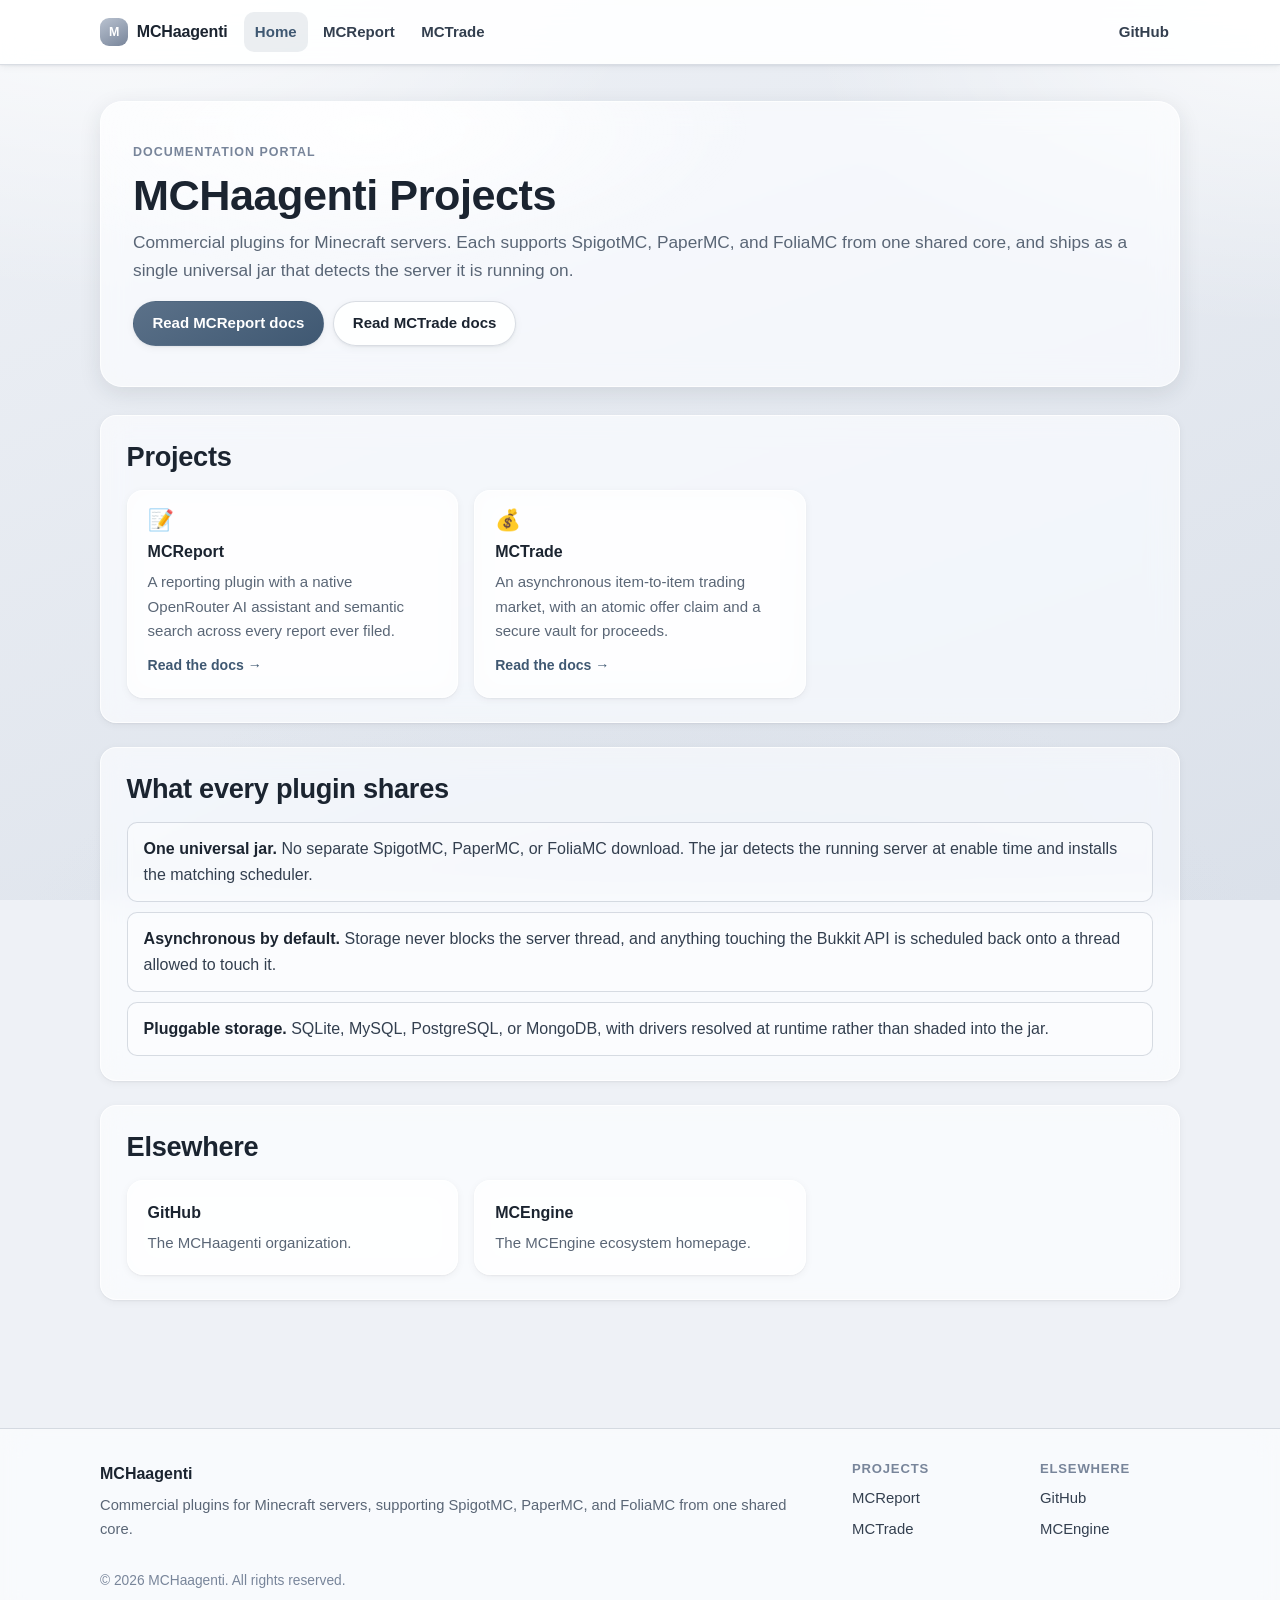
<file: docs/index.html>
<!DOCTYPE html>
<html lang="en">
<head>
    <meta charset="UTF-8">
    <meta name="viewport" content="width=device-width, initial-scale=1.0">
    <meta name="description" content="MCHaagenti — official documentation portal for commercial Minecraft server plugins.">
    <title>MCHaagenti — Documentation Portal</title>
    <link rel="stylesheet" href="css/main.css">
    <link rel="stylesheet" href="css/shared/layout.css">
    <link rel="stylesheet" href="css/shared/components.css">
    <script>window.SITE_ROOT = ""; window.PAGE_SECTION = "home";</script>
    <script src="js/site.js" defer></script>
</head>
<body>
    <a class="skip-link" href="#main">Skip to content</a>
    <div id="site-header"></div>

    <main id="main">
        <div class="container">
            <div class="hero">
                <span class="eyebrow">Documentation portal</span>
                <h1>MCHaagenti Projects</h1>
                <p class="lead">Commercial plugins for Minecraft servers. Each supports SpigotMC, PaperMC, and FoliaMC from one shared core, and ships as a single universal jar that detects the server it is running on.</p>
                <div class="btn-row">
                    <a class="btn btn--primary" href="mcreport/">Read MCReport docs</a>
                    <a class="btn" href="mctrade/">Read MCTrade docs</a>
                </div>
            </div>

            <div class="section">
                <h2>Projects</h2>
                <div class="card-grid">
                    <a class="card" href="mcreport/">
                        <div class="card__icon" aria-hidden="true">&#128221;</div>
                        <div class="card__title">MCReport</div>
                        <p class="card__desc">A reporting plugin with a native OpenRouter AI assistant and semantic search across every report ever filed.</p>
                        <span class="card__more">Read the docs &rarr;</span>
                    </a>
                    <a class="card" href="mctrade/">
                        <div class="card__icon" aria-hidden="true">&#128176;</div>
                        <div class="card__title">MCTrade</div>
                        <p class="card__desc">An asynchronous item-to-item trading market, with an atomic offer claim and a secure vault for proceeds.</p>
                        <span class="card__more">Read the docs &rarr;</span>
                    </a>
                </div>
            </div>

            <div class="section">
                <h2>What every plugin shares</h2>
                <ul class="feature-list">
                    <li><strong>One universal jar.</strong> No separate SpigotMC, PaperMC, or FoliaMC download. The jar detects the running server at enable time and installs the matching scheduler.</li>
                    <li><strong>Asynchronous by default.</strong> Storage never blocks the server thread, and anything touching the Bukkit API is scheduled back onto a thread allowed to touch it.</li>
                    <li><strong>Pluggable storage.</strong> SQLite, MySQL, PostgreSQL, or MongoDB, with drivers resolved at runtime rather than shaded into the jar.</li>
                </ul>
            </div>

            <div class="section">
                <h2>Elsewhere</h2>
                <div class="card-grid">
                    <a class="card" href="https://github.com/MCHaagenti" target="_blank" rel="noopener">
                        <div class="card__title">GitHub</div>
                        <p class="card__desc">The MCHaagenti organization.</p>
                    </a>
                    <a class="card" href="https://mcengine.github.io/" target="_blank" rel="noopener">
                        <div class="card__title">MCEngine</div>
                        <p class="card__desc">The MCEngine ecosystem homepage.</p>
                    </a>
                </div>
            </div>
        </div>
    </main>

    <div id="site-footer"></div>
</body>
</html>
</file>
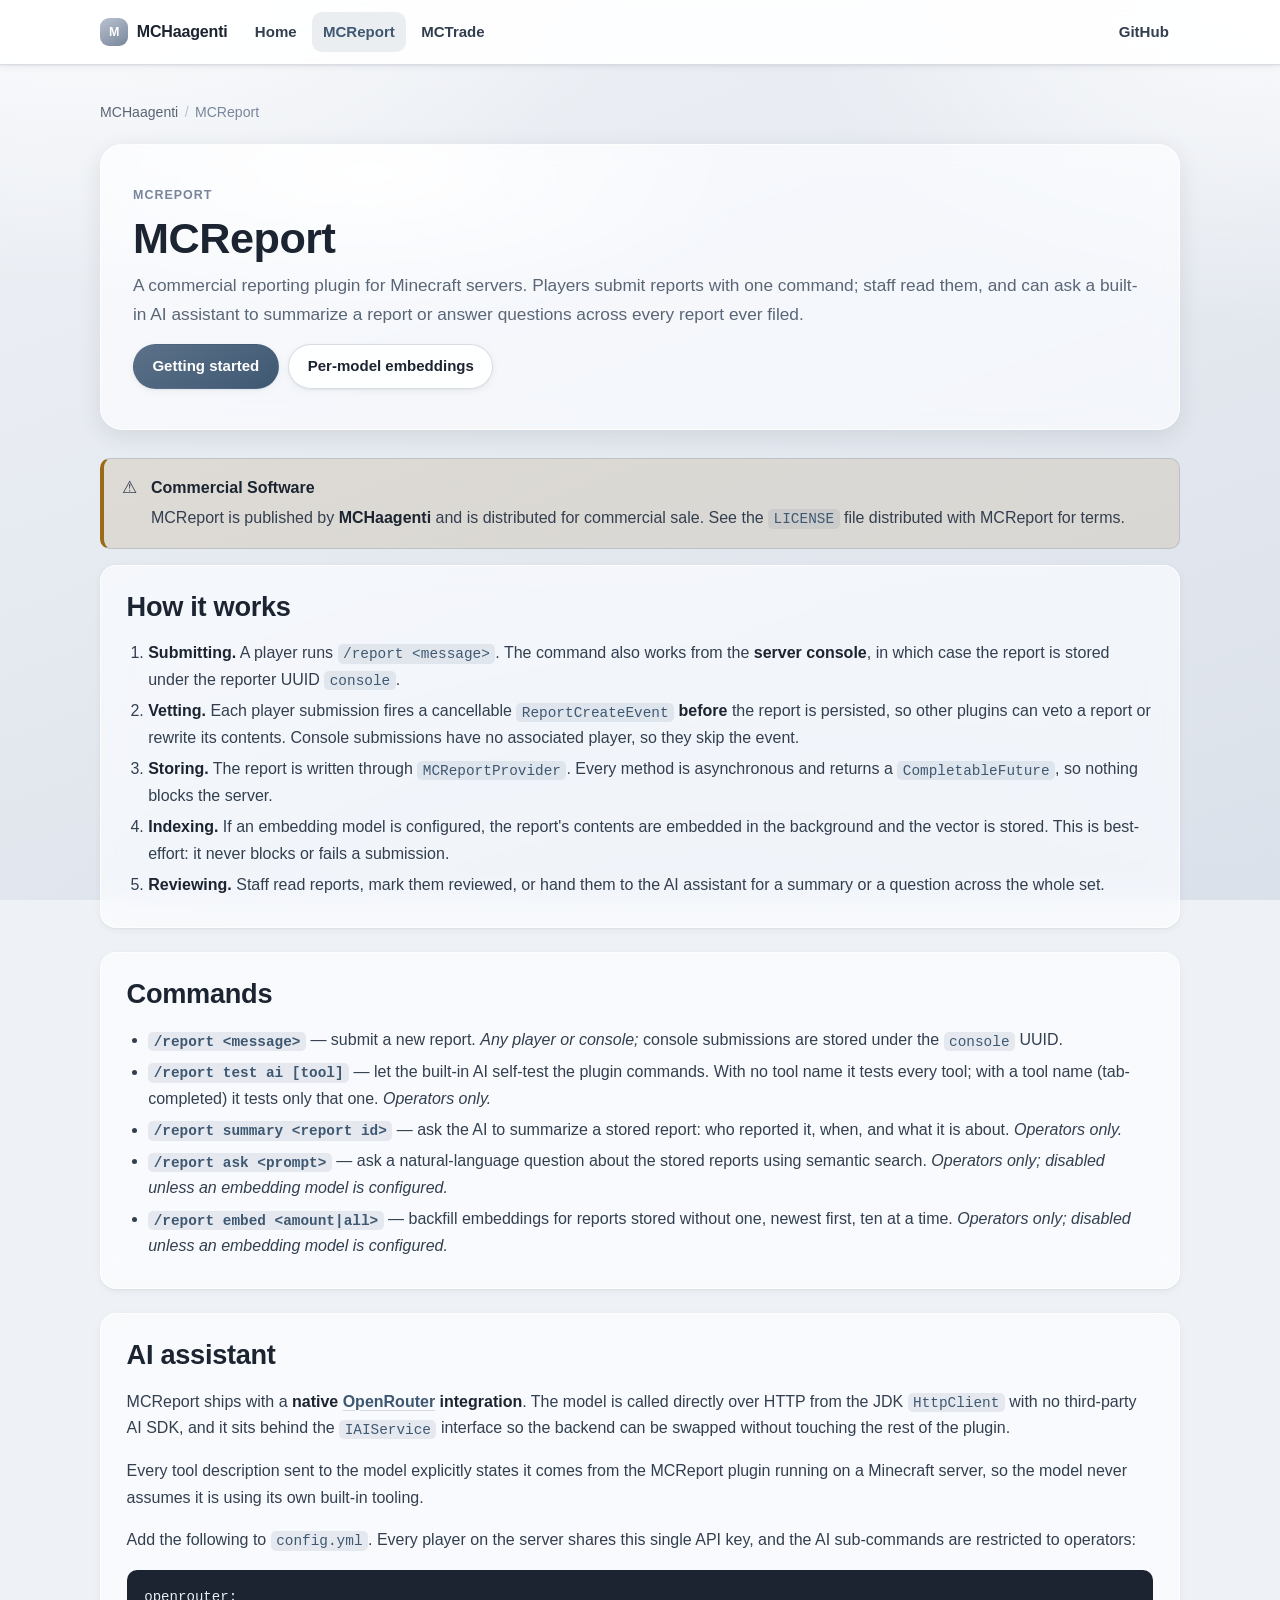
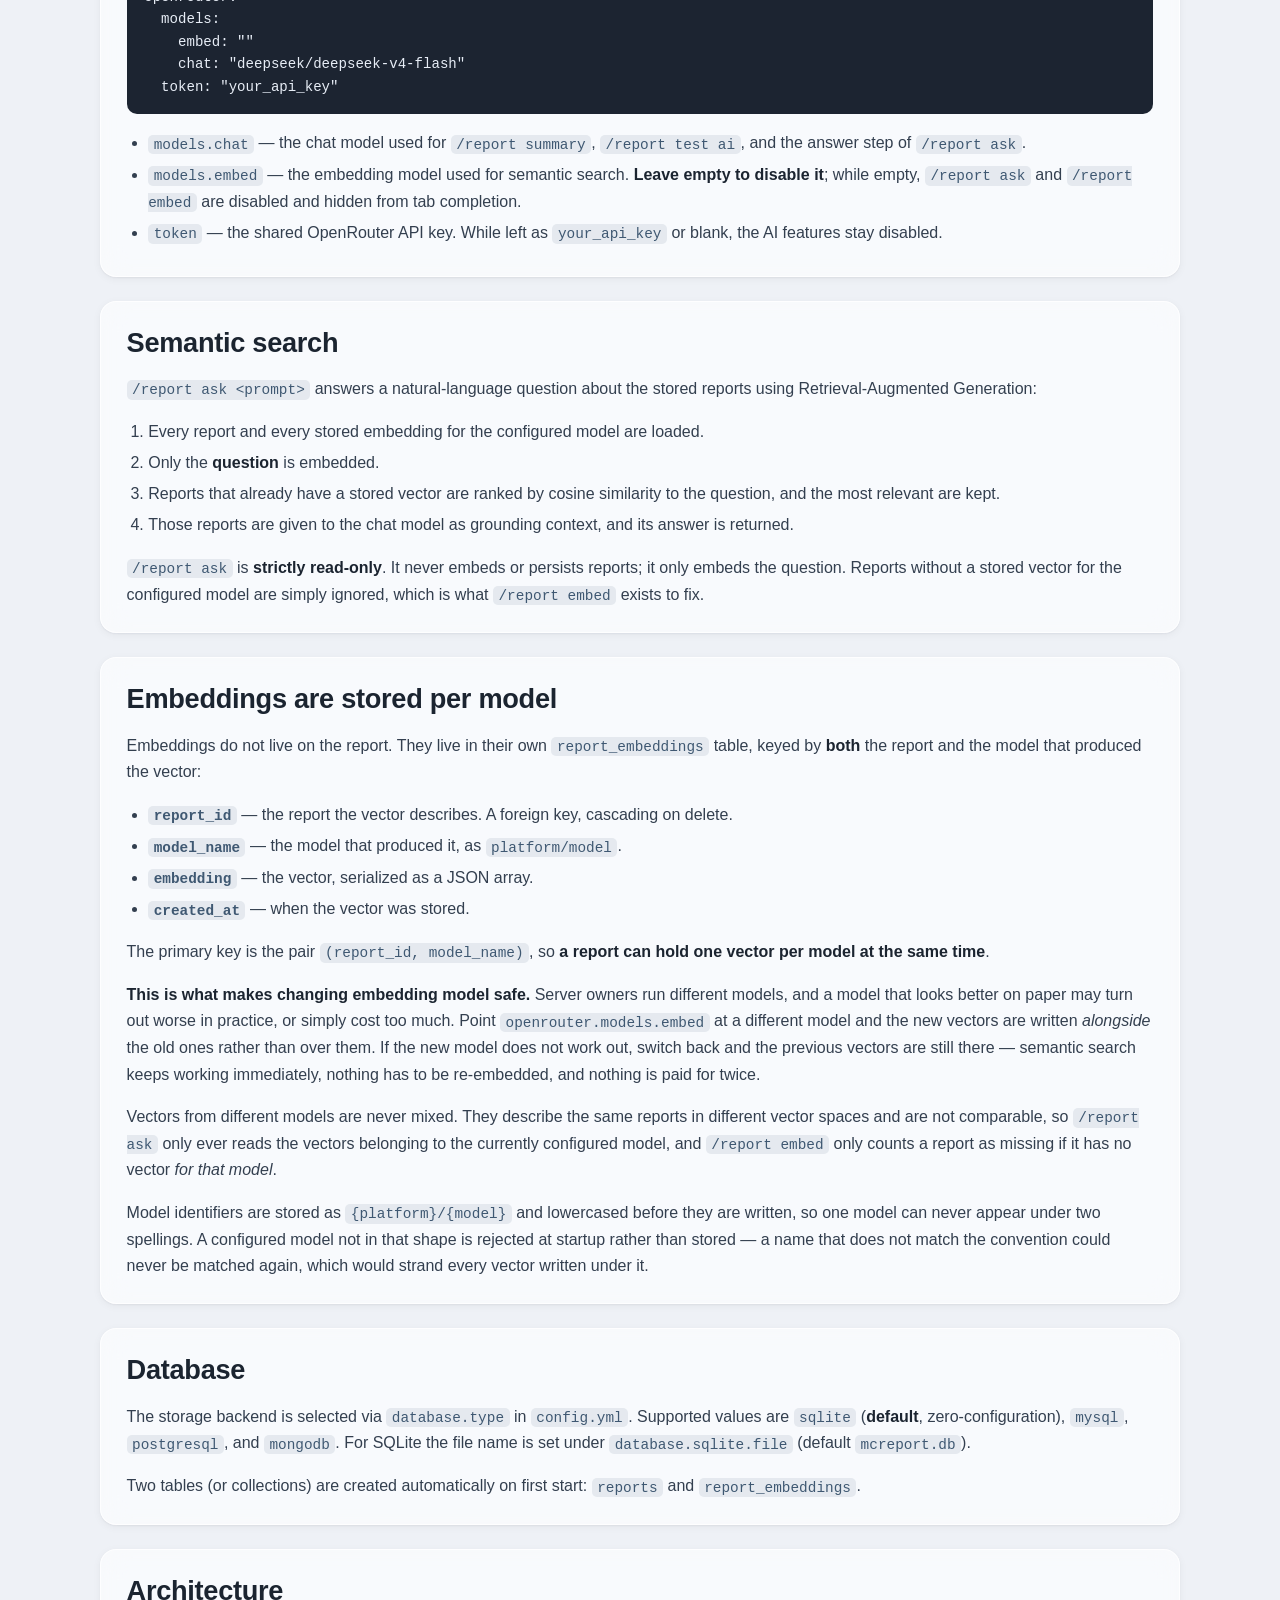
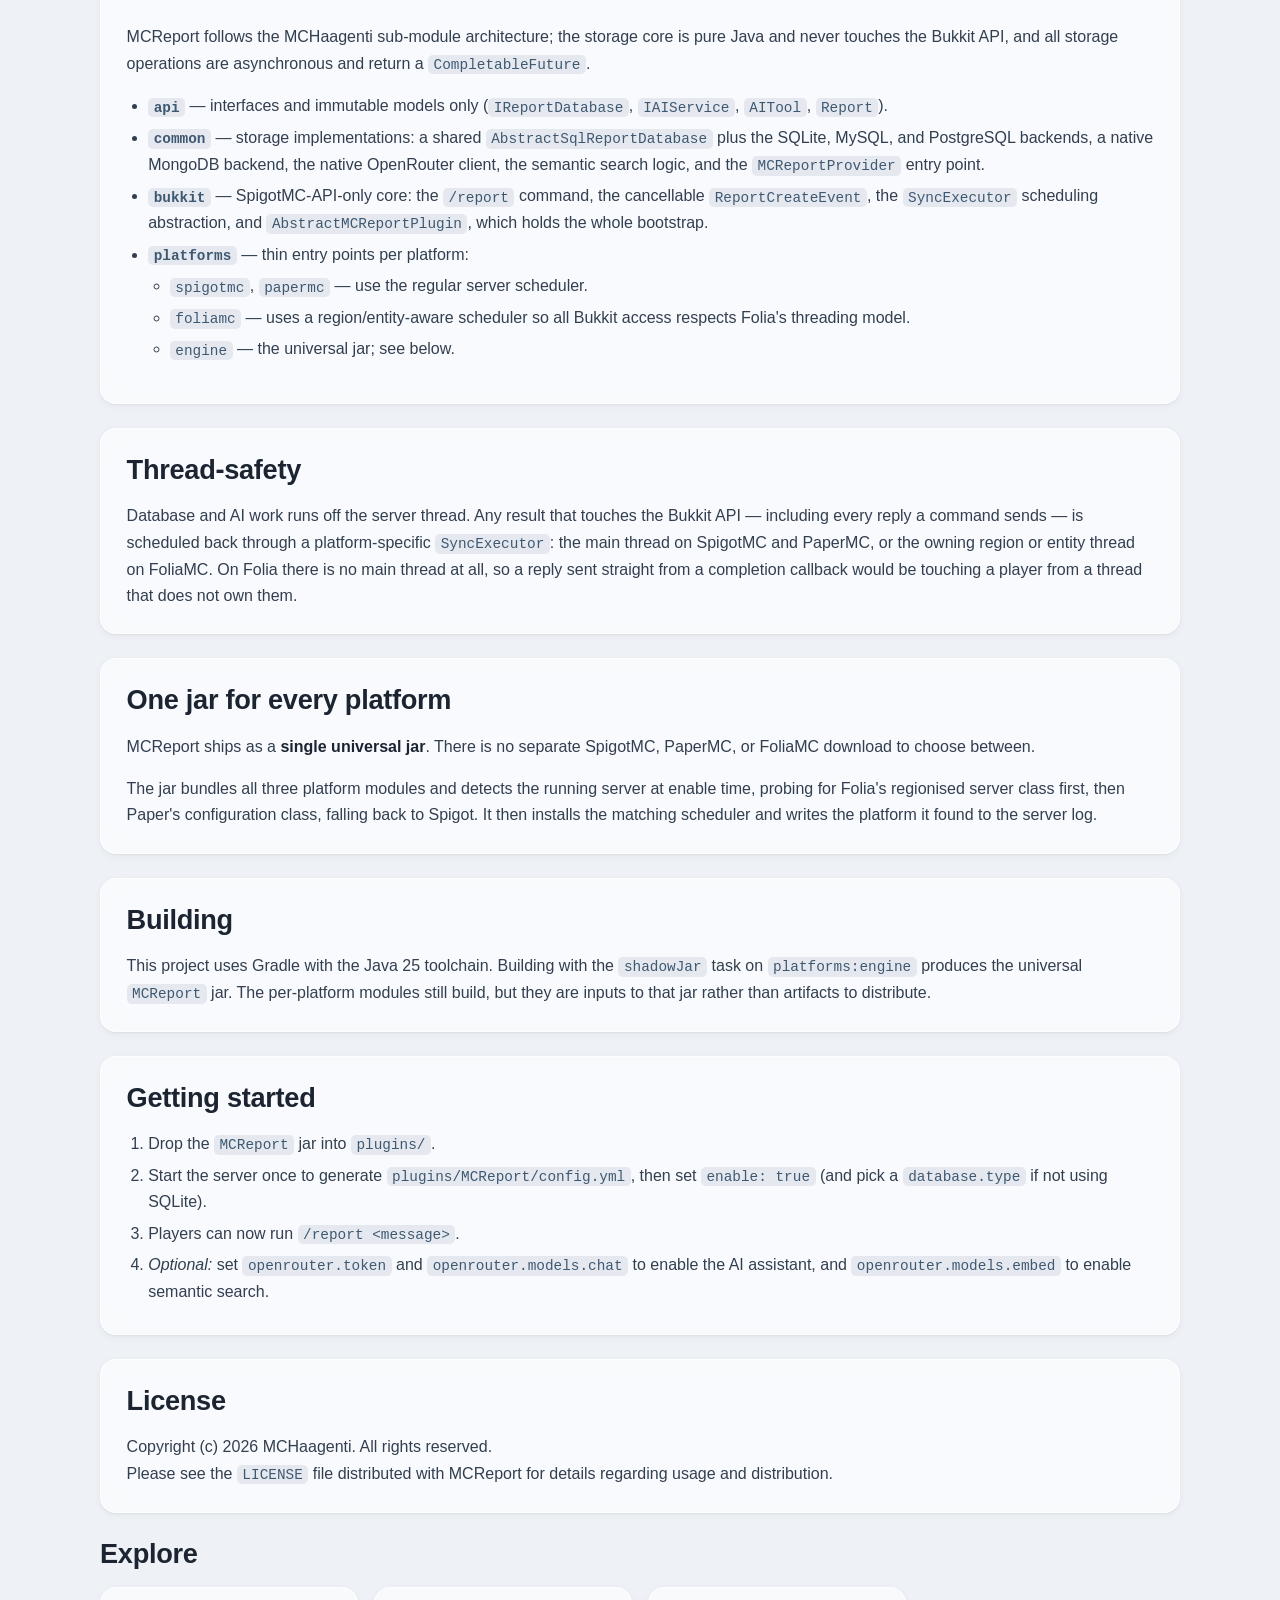
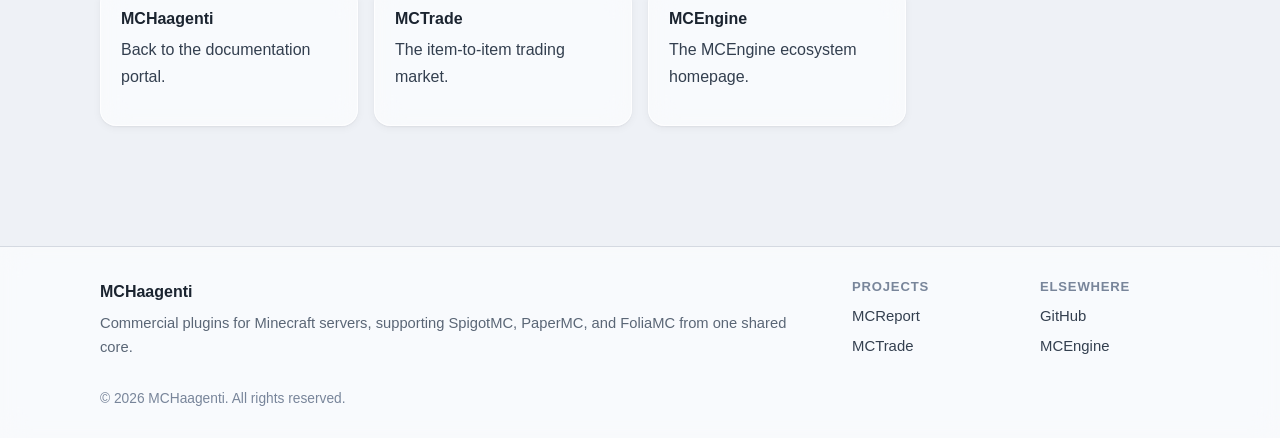
<file: docs/mcreport/index.html>
<!DOCTYPE html>
<html lang="en">
<head>
    <meta charset="UTF-8">
    <meta name="viewport" content="width=device-width, initial-scale=1.0">
    <meta name="description" content="MCReport — a reporting plugin for Minecraft servers with a native OpenRouter AI assistant and semantic search.">
    <title>MCReport — Minecraft Reporting Plugin</title>
    <link rel="stylesheet" href="../css/main.css">
    <link rel="stylesheet" href="../css/shared/layout.css">
    <link rel="stylesheet" href="../css/shared/components.css">
    <script>window.SITE_ROOT = "../"; window.PAGE_SECTION = "mcreport";</script>
    <script src="../js/site.js" defer></script>
</head>
<body>
    <a class="skip-link" href="#main">Skip to content</a>
    <div id="site-header"></div>

    <main id="main">
        <div class="container">
            <nav class="breadcrumbs" aria-label="Breadcrumb">
                <a href="../">MCHaagenti</a>
                <span class="sep" aria-hidden="true">/</span>
                <span>MCReport</span>
            </nav>
            <div class="hero">
                <span class="eyebrow">MCReport</span>
                <h1>MCReport</h1>
                <p class="lead">A commercial reporting plugin for Minecraft servers. Players submit reports with one command; staff read them, and can ask a built-in AI assistant to summarize a report or answer questions across every report ever filed.</p>
                <div class="btn-row">
                    <a class="btn btn--primary" href="#getting-started">Getting started</a>
                    <a class="btn" href="#embeddings">Per-model embeddings</a>
                </div>
            </div>

            <div class="callout callout--warn">
                <div class="callout__icon" aria-hidden="true">&#9888;</div>
                <div class="callout__body">
                    <div class="callout__title">Commercial Software</div>
                    <p>MCReport is published by <strong>MCHaagenti</strong> and is distributed for commercial sale. See the <code>LICENSE</code> file distributed with MCReport for terms.</p>
                </div>
            </div>

        <div id="how-it-works" class="section">
            <h2>How it works</h2>
            <ol>
                <li><strong>Submitting.</strong> A player runs <code>/report &lt;message&gt;</code>. The command also works from the <strong>server console</strong>, in which case the report is stored under the reporter UUID <code>console</code>.</li>
                <li><strong>Vetting.</strong> Each player submission fires a cancellable <code>ReportCreateEvent</code> <strong>before</strong> the report is persisted, so other plugins can veto a report or rewrite its contents. Console submissions have no associated player, so they skip the event.</li>
                <li><strong>Storing.</strong> The report is written through <code>MCReportProvider</code>. Every method is asynchronous and returns a <code>CompletableFuture</code>, so nothing blocks the server.</li>
                <li><strong>Indexing.</strong> If an embedding model is configured, the report's contents are embedded in the background and the vector is stored. This is best-effort: it never blocks or fails a submission.</li>
                <li><strong>Reviewing.</strong> Staff read reports, mark them reviewed, or hand them to the AI assistant for a summary or a question across the whole set.</li>
            </ol>
        </div>

        <div id="commands" class="section">
            <h2>Commands</h2>
            <ul>
                <li><strong><code>/report &lt;message&gt;</code></strong> — submit a new report. <em>Any player or console;</em> console submissions are stored under the <code>console</code> UUID.</li>
                <li><strong><code>/report test ai [tool]</code></strong> — let the built-in AI self-test the plugin commands. With no tool name it tests every tool; with a tool name (tab-completed) it tests only that one. <em>Operators only.</em></li>
                <li><strong><code>/report summary &lt;report id&gt;</code></strong> — ask the AI to summarize a stored report: who reported it, when, and what it is about. <em>Operators only.</em></li>
                <li><strong><code>/report ask &lt;prompt&gt;</code></strong> — ask a natural-language question about the stored reports using semantic search. <em>Operators only; disabled unless an embedding model is configured.</em></li>
                <li><strong><code>/report embed &lt;amount|all&gt;</code></strong> — backfill embeddings for reports stored without one, newest first, ten at a time. <em>Operators only; disabled unless an embedding model is configured.</em></li>
            </ul>
        </div>

        <div id="ai-assistant" class="section">
            <h2>AI assistant</h2>
            <p>MCReport ships with a <strong>native <a href="https://openrouter.ai" target="_blank" rel="noopener">OpenRouter</a> integration</strong>. The model is called directly over HTTP from the JDK <code>HttpClient</code> with no third-party AI SDK, and it sits behind the <code>IAIService</code> interface so the backend can be swapped without touching the rest of the plugin.</p>
            <p>Every tool description sent to the model explicitly states it comes from the MCReport plugin running on a Minecraft server, so the model never assumes it is using its own built-in tooling.</p>
            <p>Add the following to <code>config.yml</code>. Every player on the server shares this single API key, and the AI sub-commands are restricted to operators:</p>
            <pre><code>openrouter:
  models:
    embed: ""
    chat: "deepseek/deepseek-v4-flash"
  token: "your_api_key"</code></pre>
            <ul>
                <li><code>models.chat</code> — the chat model used for <code>/report summary</code>, <code>/report test ai</code>, and the answer step of <code>/report ask</code>.</li>
                <li><code>models.embed</code> — the embedding model used for semantic search. <strong>Leave empty to disable it</strong>; while empty, <code>/report ask</code> and <code>/report embed</code> are disabled and hidden from tab completion.</li>
                <li><code>token</code> — the shared OpenRouter API key. While left as <code>your_api_key</code> or blank, the AI features stay disabled.</li>
            </ul>
        </div>

        <div id="semantic-search" class="section">
            <h2>Semantic search</h2>
            <p><code>/report ask &lt;prompt&gt;</code> answers a natural-language question about the stored reports using Retrieval-Augmented Generation:</p>
            <ol>
                <li>Every report and every stored embedding for the configured model are loaded.</li>
                <li>Only the <strong>question</strong> is embedded.</li>
                <li>Reports that already have a stored vector are ranked by cosine similarity to the question, and the most relevant are kept.</li>
                <li>Those reports are given to the chat model as grounding context, and its answer is returned.</li>
            </ol>
            <p><code>/report ask</code> is <strong>strictly read-only</strong>. It never embeds or persists reports; it only embeds the question. Reports without a stored vector for the configured model are simply ignored, which is what <code>/report embed</code> exists to fix.</p>
        </div>

        <div id="embeddings" class="section">
            <h2>Embeddings are stored per model</h2>
            <p>Embeddings do not live on the report. They live in their own <code>report_embeddings</code> table, keyed by <strong>both</strong> the report and the model that produced the vector:</p>
            <ul>
                <li><strong><code>report_id</code></strong> — the report the vector describes. A foreign key, cascading on delete.</li>
                <li><strong><code>model_name</code></strong> — the model that produced it, as <code>platform/model</code>.</li>
                <li><strong><code>embedding</code></strong> — the vector, serialized as a JSON array.</li>
                <li><strong><code>created_at</code></strong> — when the vector was stored.</li>
            </ul>
            <p>The primary key is the pair <code>(report_id, model_name)</code>, so <strong>a report can hold one vector per model at the same time</strong>.</p>
            <p><strong>This is what makes changing embedding model safe.</strong> Server owners run different models, and a model that looks better on paper may turn out worse in practice, or simply cost too much. Point <code>openrouter.models.embed</code> at a different model and the new vectors are written <em>alongside</em> the old ones rather than over them. If the new model does not work out, switch back and the previous vectors are still there — semantic search keeps working immediately, nothing has to be re-embedded, and nothing is paid for twice.</p>
            <p>Vectors from different models are never mixed. They describe the same reports in different vector spaces and are not comparable, so <code>/report ask</code> only ever reads the vectors belonging to the currently configured model, and <code>/report embed</code> only counts a report as missing if it has no vector <em>for that model</em>.</p>
            <p>Model identifiers are stored as <code>{platform}/{model}</code> and lowercased before they are written, so one model can never appear under two spellings. A configured model not in that shape is rejected at startup rather than stored — a name that does not match the convention could never be matched again, which would strand every vector written under it.</p>
        </div>

        <div id="database" class="section">
            <h2>Database</h2>
            <p>The storage backend is selected via <code>database.type</code> in <code>config.yml</code>. Supported values are <code>sqlite</code> (<strong>default</strong>, zero-configuration), <code>mysql</code>, <code>postgresql</code>, and <code>mongodb</code>. For SQLite the file name is set under <code>database.sqlite.file</code> (default <code>mcreport.db</code>).</p>
            <p>Two tables (or collections) are created automatically on first start: <code>reports</code> and <code>report_embeddings</code>.</p>
        </div>

        <div id="architecture" class="section">
            <h2>Architecture</h2>
            <p>MCReport follows the MCHaagenti sub-module architecture; the storage core is pure Java and never touches the Bukkit API, and all storage operations are asynchronous and return a <code>CompletableFuture</code>.</p>
            <ul>
                <li><strong><code>api</code></strong> — interfaces and immutable models only (<code>IReportDatabase</code>, <code>IAIService</code>, <code>AITool</code>, <code>Report</code>).</li>
                <li><strong><code>common</code></strong> — storage implementations: a shared <code>AbstractSqlReportDatabase</code> plus the SQLite, MySQL, and PostgreSQL backends, a native MongoDB backend, the native OpenRouter client, the semantic search logic, and the <code>MCReportProvider</code> entry point.</li>
                <li><strong><code>bukkit</code></strong> — SpigotMC-API-only core: the <code>/report</code> command, the cancellable <code>ReportCreateEvent</code>, the <code>SyncExecutor</code> scheduling abstraction, and <code>AbstractMCReportPlugin</code>, which holds the whole bootstrap.</li>
                <li><strong><code>platforms</code></strong> — thin entry points per platform:
                    <ul>
                        <li><code>spigotmc</code>, <code>papermc</code> — use the regular server scheduler.</li>
                        <li><code>foliamc</code> — uses a region/entity-aware scheduler so all Bukkit access respects Folia's threading model.</li>
                        <li><code>engine</code> — the universal jar; see below.</li>
                    </ul>
                </li>
            </ul>
        </div>

        <div id="thread-safety" class="section">
            <h2>Thread-safety</h2>
            <p>Database and AI work runs off the server thread. Any result that touches the Bukkit API — including every reply a command sends — is scheduled back through a platform-specific <code>SyncExecutor</code>: the main thread on SpigotMC and PaperMC, or the owning region or entity thread on FoliaMC. On Folia there is no main thread at all, so a reply sent straight from a completion callback would be touching a player from a thread that does not own them.</p>
        </div>

        <div id="one-jar" class="section">
            <h2>One jar for every platform</h2>
            <p>MCReport ships as a <strong>single universal jar</strong>. There is no separate SpigotMC, PaperMC, or FoliaMC download to choose between.</p>
            <p>The jar bundles all three platform modules and detects the running server at enable time, probing for Folia's regionised server class first, then Paper's configuration class, falling back to Spigot. It then installs the matching scheduler and writes the platform it found to the server log.</p>
        </div>

        <div id="building" class="section">
            <h2>Building</h2>
            <p>This project uses Gradle with the Java 25 toolchain. Building with the <code>shadowJar</code> task on <code>platforms:engine</code> produces the universal <code>MCReport</code> jar. The per-platform modules still build, but they are inputs to that jar rather than artifacts to distribute.</p>
        </div>

        <div id="getting-started" class="section">
            <h2>Getting started</h2>
            <ol>
                <li>Drop the <code>MCReport</code> jar into <code>plugins/</code>.</li>
                <li>Start the server once to generate <code>plugins/MCReport/config.yml</code>, then set <code>enable: true</code> (and pick a <code>database.type</code> if not using SQLite).</li>
                <li>Players can now run <code>/report &lt;message&gt;</code>.</li>
                <li><em>Optional:</em> set <code>openrouter.token</code> and <code>openrouter.models.chat</code> to enable the AI assistant, and <code>openrouter.models.embed</code> to enable semantic search.</li>
            </ol>
        </div>

        <div id="license" class="section">
            <h2>License</h2>
            <p>Copyright (c) 2026 MCHaagenti. All rights reserved.<br>
            Please see the <code>LICENSE</code> file distributed with MCReport for details regarding usage and distribution.</p>
        </div>

        <h2>Explore</h2>
        <div class="card-grid">
            <a class="card" href="../">
                <div class="card__title">MCHaagenti</div>
                <p>Back to the documentation portal.</p>
            </a>
            <a class="card" href="../mctrade/">
                <div class="card__title">MCTrade</div>
                <p>The item-to-item trading market.</p>
            </a>
            <a class="card" href="https://mcengine.github.io/">
                <div class="card__title">MCEngine</div>
                <p>The MCEngine ecosystem homepage.</p>
            </a>
        </div>
        </div>
    </main>

    <div id="site-footer"></div>
</body>
</html>
</file>
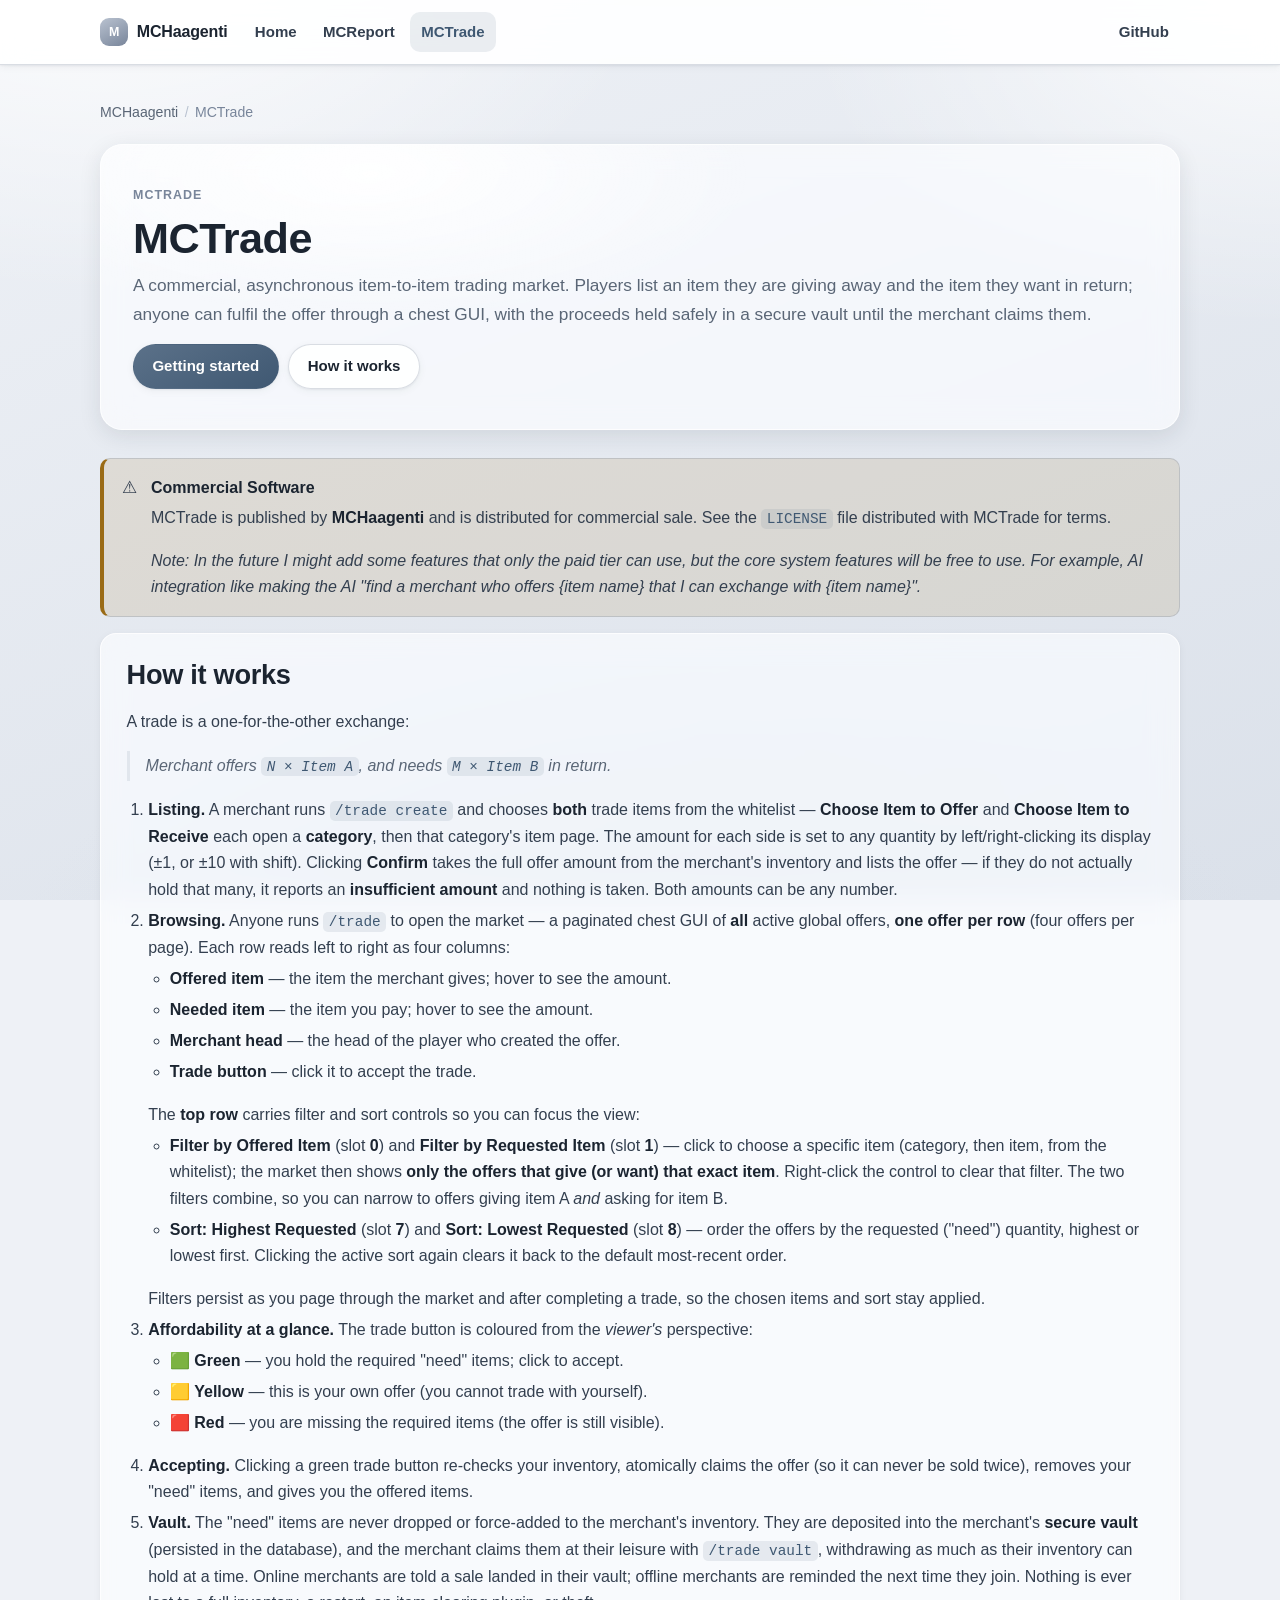
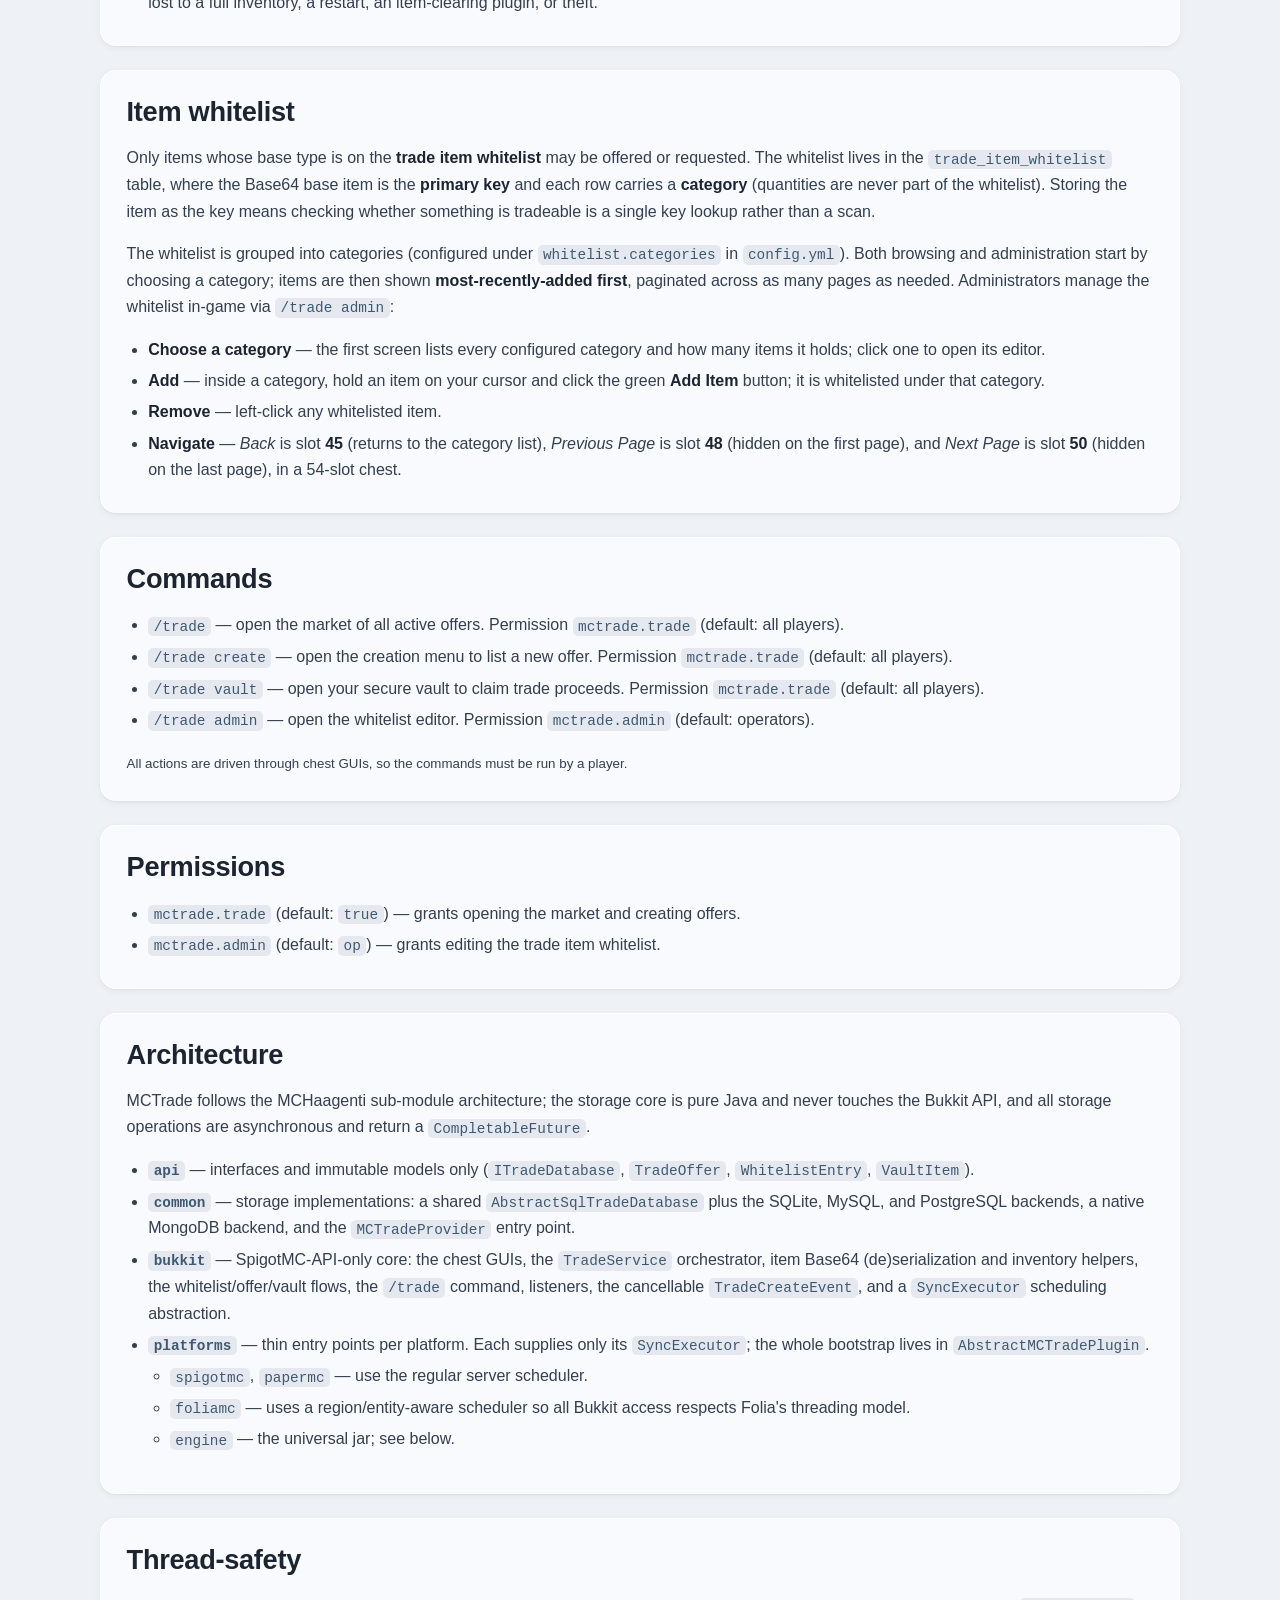
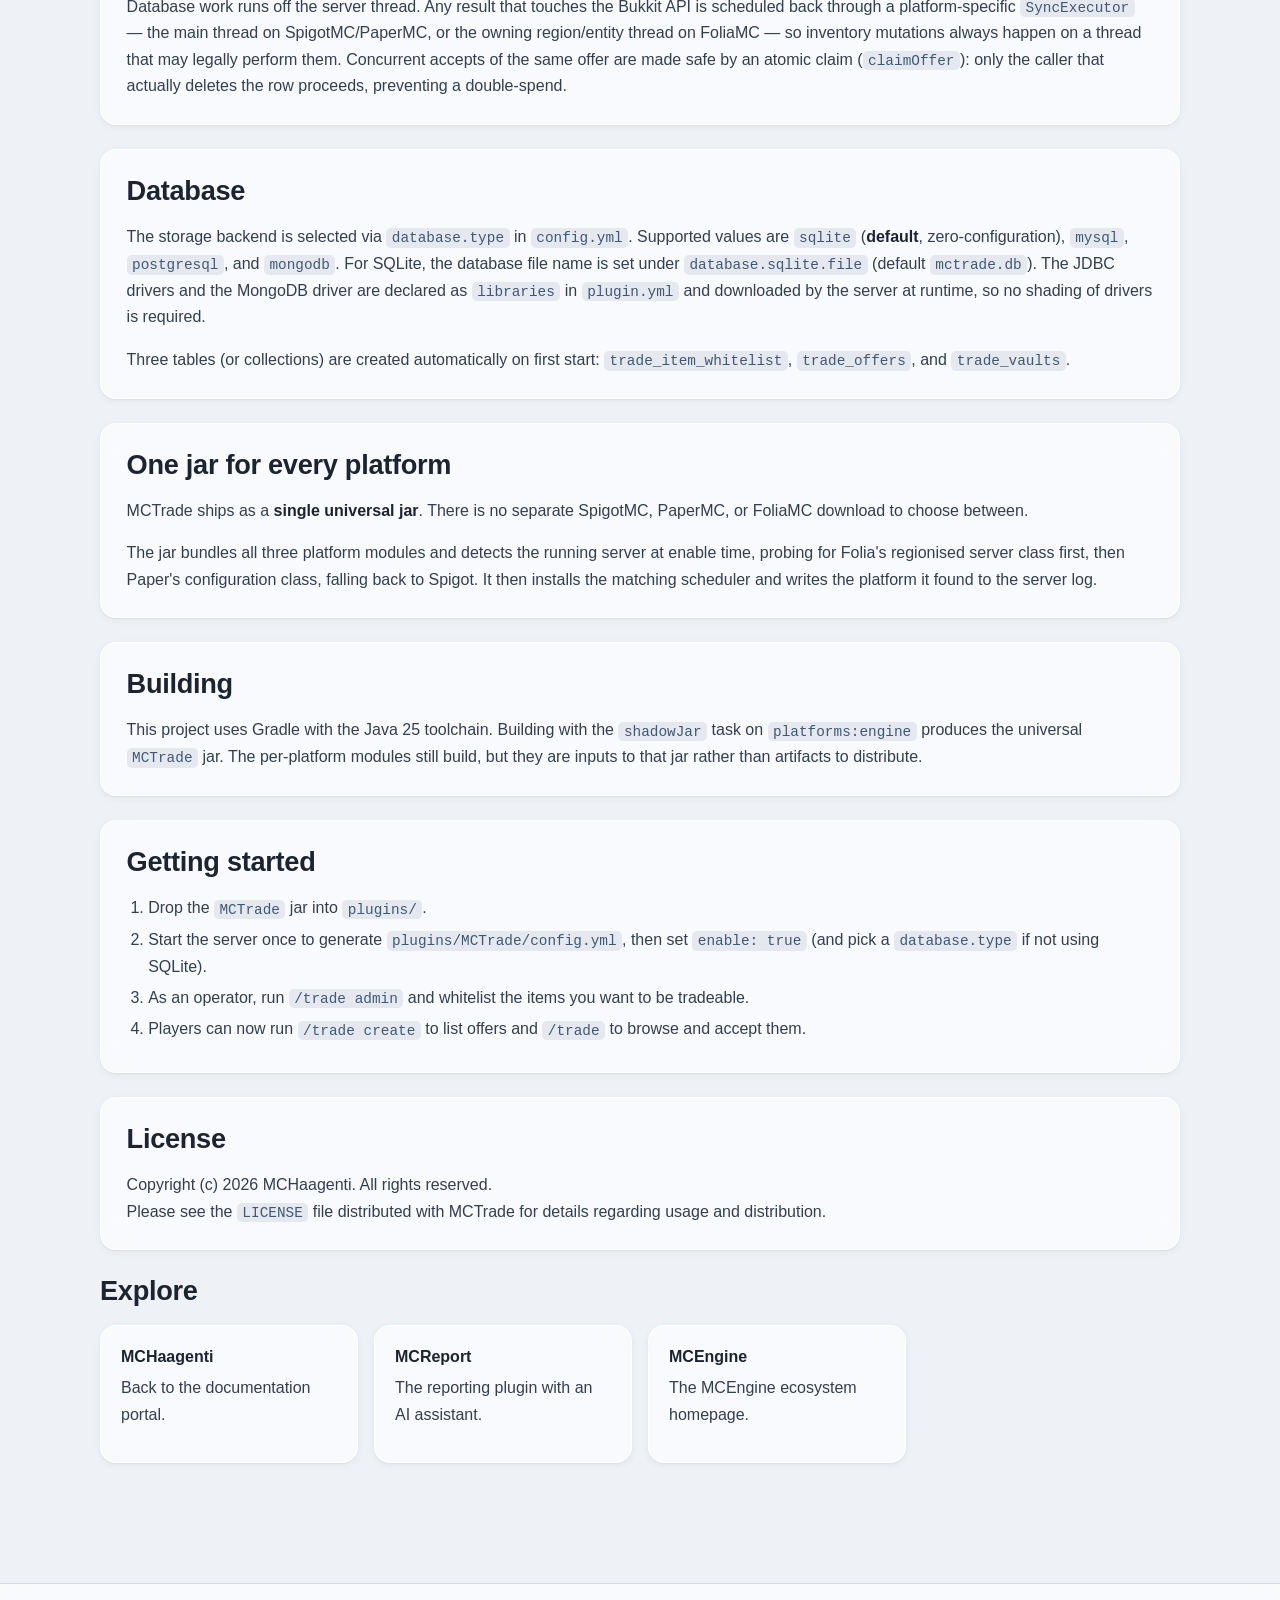
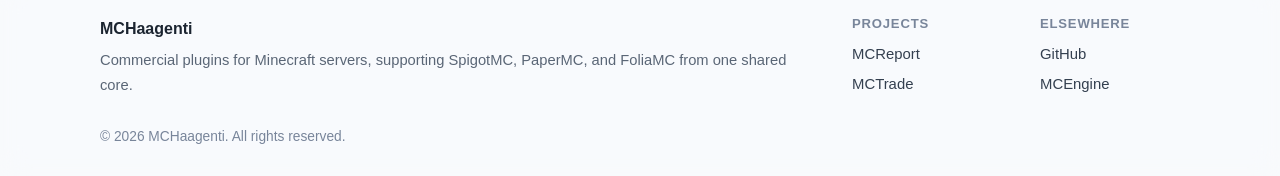
<file: docs/mctrade/index.html>
<!DOCTYPE html>
<html lang="en">
<head>
    <meta charset="UTF-8">
    <meta name="viewport" content="width=device-width, initial-scale=1.0">
    <meta name="description" content="MCTrade — an asynchronous item-to-item trading market for Minecraft servers.">
    <title>MCTrade — Item-to-Item Trading Market</title>
    <link rel="stylesheet" href="../css/main.css">
    <link rel="stylesheet" href="../css/shared/layout.css">
    <link rel="stylesheet" href="../css/shared/components.css">
    <script>window.SITE_ROOT = "../"; window.PAGE_SECTION = "mctrade";</script>
    <script src="../js/site.js" defer></script>
</head>
<body>
    <a class="skip-link" href="#main">Skip to content</a>
    <div id="site-header"></div>

    <main id="main">
        <div class="container">
            <nav class="breadcrumbs" aria-label="Breadcrumb">
                <a href="../">MCHaagenti</a>
                <span class="sep" aria-hidden="true">/</span>
                <span>MCTrade</span>
            </nav>
            <div class="hero">
                <span class="eyebrow">MCTrade</span>
                <h1>MCTrade</h1>
                <p class="lead">A commercial, asynchronous item-to-item trading market. Players list an item they are giving away and the item they want in return; anyone can fulfil the offer through a chest GUI, with the proceeds held safely in a secure vault until the merchant claims them.</p>
                <div class="btn-row">
                    <a class="btn btn--primary" href="#getting-started">Getting started</a>
                    <a class="btn" href="#how-it-works">How it works</a>
                </div>
            </div>

            <div class="callout callout--warn">
                <div class="callout__icon" aria-hidden="true">&#9888;</div>
                <div class="callout__body">
                    <div class="callout__title">Commercial Software</div>
                    <p>MCTrade is published by <strong>MCHaagenti</strong> and is distributed for commercial sale. See the <code>LICENSE</code> file distributed with MCTrade for terms.</p>
                    <p><em>Note: In the future I might add some features that only the paid tier can use, but the core system features will be free to use. For example, AI integration like making the AI "find a merchant who offers {item name} that I can exchange with {item name}".</em></p>
                </div>
            </div>

        <div id="how-it-works" class="section">
            <h2>How it works</h2>
            <p>A trade is a one-for-the-other exchange:</p>
            <blockquote>
                <em>Merchant offers <code>N × Item A</code>, and needs <code>M × Item B</code> in return.</em>
            </blockquote>
            <ol>
                <li><strong>Listing.</strong> A merchant runs <code>/trade create</code> and chooses <strong>both</strong> trade items from the whitelist — <strong>Choose Item to Offer</strong> and <strong>Choose Item to Receive</strong> each open a <strong>category</strong>, then that category's item page. The amount for each side is set to any quantity by left/right-clicking its display (±1, or ±10 with shift). Clicking <strong>Confirm</strong> takes the full offer amount from the merchant's inventory and lists the offer — if they do not actually hold that many, it reports an <strong>insufficient amount</strong> and nothing is taken. Both amounts can be any number.</li>
                <li><strong>Browsing.</strong> Anyone runs <code>/trade</code> to open the market — a paginated chest GUI of <strong>all</strong> active global offers, <strong>one offer per row</strong> (four offers per page). Each row reads left to right as four columns:
                    <ul>
                        <li><strong>Offered item</strong> — the item the merchant gives; hover to see the amount.</li>
                        <li><strong>Needed item</strong> — the item you pay; hover to see the amount.</li>
                        <li><strong>Merchant head</strong> — the head of the player who created the offer.</li>
                        <li><strong>Trade button</strong> — click it to accept the trade.</li>
                    </ul>
                    The <strong>top row</strong> carries filter and sort controls so you can focus the view:
                    <ul>
                        <li><strong>Filter by Offered Item</strong> (slot <strong>0</strong>) and <strong>Filter by Requested Item</strong> (slot <strong>1</strong>) — click to choose a specific item (category, then item, from the whitelist); the market then shows <strong>only the offers that give (or want) that exact item</strong>. Right-click the control to clear that filter. The two filters combine, so you can narrow to offers giving item A <em>and</em> asking for item B.</li>
                        <li><strong>Sort: Highest Requested</strong> (slot <strong>7</strong>) and <strong>Sort: Lowest Requested</strong> (slot <strong>8</strong>) — order the offers by the requested ("need") quantity, highest or lowest first. Clicking the active sort again clears it back to the default most-recent order.</li>
                    </ul>
                    Filters persist as you page through the market and after completing a trade, so the chosen items and sort stay applied.
                </li>
                <li><strong>Affordability at a glance.</strong> The trade button is coloured from the <em>viewer's</em> perspective:
                    <ul>
                        <li>🟩 <strong>Green</strong> — you hold the required "need" items; click to accept.</li>
                        <li>🟨 <strong>Yellow</strong> — this is your own offer (you cannot trade with yourself).</li>
                        <li>🟥 <strong>Red</strong> — you are missing the required items (the offer is still visible).</li>
                    </ul>
                </li>
                <li><strong>Accepting.</strong> Clicking a green trade button re-checks your inventory, atomically claims the offer (so it can never be sold twice), removes your "need" items, and gives you the offered items.</li>
                <li><strong>Vault.</strong> The "need" items are never dropped or force-added to the merchant's inventory. They are deposited into the merchant's <strong>secure vault</strong> (persisted in the database), and the merchant claims them at their leisure with <code>/trade vault</code>, withdrawing as much as their inventory can hold at a time. Online merchants are told a sale landed in their vault; offline merchants are reminded the next time they join. Nothing is ever lost to a full inventory, a restart, an item-clearing plugin, or theft.</li>
            </ol>
        </div>

        <div id="item-whitelist" class="section">
            <h2>Item whitelist</h2>
            <p>Only items whose base type is on the <strong>trade item whitelist</strong> may be offered or requested. The whitelist lives in the <code>trade_item_whitelist</code> table, where the Base64 base item is the <strong>primary key</strong> and each row carries a <strong>category</strong> (quantities are never part of the whitelist). Storing the item as the key means checking whether something is tradeable is a single key lookup rather than a scan.</p>
            <p>The whitelist is grouped into categories (configured under <code>whitelist.categories</code> in <code>config.yml</code>). Both browsing and administration start by choosing a category; items are then shown <strong>most-recently-added first</strong>, paginated across as many pages as needed. Administrators manage the whitelist in-game via <code>/trade admin</code>:</p>
            <ul>
                <li><strong>Choose a category</strong> — the first screen lists every configured category and how many items it holds; click one to open its editor.</li>
                <li><strong>Add</strong> — inside a category, hold an item on your cursor and click the green <strong>Add Item</strong> button; it is whitelisted under that category.</li>
                <li><strong>Remove</strong> — left-click any whitelisted item.</li>
                <li><strong>Navigate</strong> — <em>Back</em> is slot <strong>45</strong> (returns to the category list), <em>Previous Page</em> is slot <strong>48</strong> (hidden on the first page), and <em>Next Page</em> is slot <strong>50</strong> (hidden on the last page), in a 54-slot chest.</li>
            </ul>
        </div>

        <div id="commands" class="section">
            <h2>Commands</h2>
            <ul>
                <li><code>/trade</code> — open the market of all active offers. Permission <code>mctrade.trade</code> (default: all players).</li>
                <li><code>/trade create</code> — open the creation menu to list a new offer. Permission <code>mctrade.trade</code> (default: all players).</li>
                <li><code>/trade vault</code> — open your secure vault to claim trade proceeds. Permission <code>mctrade.trade</code> (default: all players).</li>
                <li><code>/trade admin</code> — open the whitelist editor. Permission <code>mctrade.admin</code> (default: operators).</li>
            </ul>
            <p><small>All actions are driven through chest GUIs, so the commands must be run by a player.</small></p>
        </div>

        <div id="permissions" class="section">
            <h2>Permissions</h2>
            <ul>
                <li><code>mctrade.trade</code> (default: <code>true</code>) — grants opening the market and creating offers.</li>
                <li><code>mctrade.admin</code> (default: <code>op</code>) — grants editing the trade item whitelist.</li>
            </ul>
        </div>

        <div id="architecture" class="section">
            <h2>Architecture</h2>
            <p>MCTrade follows the MCHaagenti sub-module architecture; the storage core is pure Java and never touches the Bukkit API, and all storage operations are asynchronous and return a <code>CompletableFuture</code>.</p>
            <ul>
                <li><strong><code>api</code></strong> — interfaces and immutable models only (<code>ITradeDatabase</code>, <code>TradeOffer</code>, <code>WhitelistEntry</code>, <code>VaultItem</code>).</li>
                <li><strong><code>common</code></strong> — storage implementations: a shared <code>AbstractSqlTradeDatabase</code> plus the SQLite, MySQL, and PostgreSQL backends, a native MongoDB backend, and the <code>MCTradeProvider</code> entry point.</li>
                <li><strong><code>bukkit</code></strong> — SpigotMC-API-only core: the chest GUIs, the <code>TradeService</code> orchestrator, item Base64 (de)serialization and inventory helpers, the whitelist/offer/vault flows, the <code>/trade</code> command, listeners, the cancellable <code>TradeCreateEvent</code>, and a <code>SyncExecutor</code> scheduling abstraction.</li>
                <li><strong><code>platforms</code></strong> — thin entry points per platform. Each supplies only its <code>SyncExecutor</code>; the whole bootstrap lives in <code>AbstractMCTradePlugin</code>.
                    <ul>
                        <li><code>spigotmc</code>, <code>papermc</code> — use the regular server scheduler.</li>
                        <li><code>foliamc</code> — uses a region/entity-aware scheduler so all Bukkit access respects Folia's threading model.</li>
                        <li><code>engine</code> — the universal jar; see below.</li>
                    </ul>
                </li>
            </ul>
        </div>

        <div id="thread-safety" class="section">
            <h2>Thread-safety</h2>
            <p>Database work runs off the server thread. Any result that touches the Bukkit API is scheduled back through a platform-specific <code>SyncExecutor</code> — the main thread on SpigotMC/PaperMC, or the owning region/entity thread on FoliaMC — so inventory mutations always happen on a thread that may legally perform them. Concurrent accepts of the same offer are made safe by an atomic claim (<code>claimOffer</code>): only the caller that actually deletes the row proceeds, preventing a double-spend.</p>
        </div>

        <div id="database" class="section">
            <h2>Database</h2>
            <p>The storage backend is selected via <code>database.type</code> in <code>config.yml</code>. Supported values are <code>sqlite</code> (<strong>default</strong>, zero-configuration), <code>mysql</code>, <code>postgresql</code>, and <code>mongodb</code>. For SQLite, the database file name is set under <code>database.sqlite.file</code> (default <code>mctrade.db</code>). The JDBC drivers and the MongoDB driver are declared as <code>libraries</code> in <code>plugin.yml</code> and downloaded by the server at runtime, so no shading of drivers is required.</p>
            <p>Three tables (or collections) are created automatically on first start: <code>trade_item_whitelist</code>, <code>trade_offers</code>, and <code>trade_vaults</code>.</p>
        </div>

        <div id="one-jar" class="section">
            <h2>One jar for every platform</h2>
            <p>MCTrade ships as a <strong>single universal jar</strong>. There is no separate SpigotMC, PaperMC, or FoliaMC download to choose between.</p>
            <p>The jar bundles all three platform modules and detects the running server at enable time, probing for Folia's regionised server class first, then Paper's configuration class, falling back to Spigot. It then installs the matching scheduler and writes the platform it found to the server log.</p>
        </div>

        <div id="building" class="section">
            <h2>Building</h2>
            <p>This project uses Gradle with the Java 25 toolchain. Building with the <code>shadowJar</code> task on <code>platforms:engine</code> produces the universal <code>MCTrade</code> jar. The per-platform modules still build, but they are inputs to that jar rather than artifacts to distribute.</p>
        </div>

        <div id="getting-started" class="section">
            <h2>Getting started</h2>
            <ol>
                <li>Drop the <code>MCTrade</code> jar into <code>plugins/</code>.</li>
                <li>Start the server once to generate <code>plugins/MCTrade/config.yml</code>, then set <code>enable: true</code> (and pick a <code>database.type</code> if not using SQLite).</li>
                <li>As an operator, run <code>/trade admin</code> and whitelist the items you want to be tradeable.</li>
                <li>Players can now run <code>/trade create</code> to list offers and <code>/trade</code> to browse and accept them.</li>
            </ol>
        </div>

        <div id="license" class="section">
            <h2>License</h2>
            <p>Copyright (c) 2026 MCHaagenti. All rights reserved.<br>
            Please see the <code>LICENSE</code> file distributed with MCTrade for details regarding usage and distribution.</p>
        </div>

        <h2>Explore</h2>
        <div class="card-grid">
            <a class="card" href="../">
                <div class="card__title">MCHaagenti</div>
                <p>Back to the documentation portal.</p>
            </a>
            <a class="card" href="../mcreport/">
                <div class="card__title">MCReport</div>
                <p>The reporting plugin with an AI assistant.</p>
            </a>
            <a class="card" href="https://mcengine.github.io/">
                <div class="card__title">MCEngine</div>
                <p>The MCEngine ecosystem homepage.</p>
            </a>
        </div>
        </div>
    </main>

    <div id="site-footer"></div>
</body>
</html>
</file>
<file: docs/css/main.css>
/*
 * Silver Glass — root tokens and base element styles.
 *
 * This is layer 1 of the design system documented in DESIGN.md. Every colour,
 * radius, shadow, and spacing decision in the site resolves to a token declared
 * here; components never hard-code a value.
 *
 * To rebrand, edit the tokens in this file and nothing else. The --glass-*,
 * shadow, and geometry tokens are what give the system its feel — change the
 * --silver-*, --accent*, and body gradient to move off silver, and leave the
 * rest alone.
 */

:root {
    /* --- Palette: white & silver --- */
    --white: #ffffff;
    --silver-050: #f6f8fb;
    --silver-100: #eef1f6;
    --silver-200: #e2e7ee;
    --silver-300: #d2d9e3;
    --silver-400: #b9c2d0;
    --silver-500: #9aa6b8;
    --silver-600: #78859a;

    /* --- Ink: text --- */
    --ink-900: #1b2430;
    --ink-700: #333f4f;
    --ink-500: #5a6676;
    --ink-400: #78859a;

    /* --- Accent & intent --- */
    --accent: #5b7189;
    --accent-strong: #3f5872;
    --accent-soft: rgba(91, 113, 137, .12);
    --sponsor: #d6336c;
    --sponsor-soft: rgba(214, 51, 108, .10);
    --ok: #1f7a54;
    --ok-soft: rgba(31, 122, 84, .12);
    --warn: #9a6b16;
    --warn-soft: rgba(154, 107, 22, .12);
    /* Gradient end for the sponsor button; --sponsor is the flat colour. */
    --sponsor-deep: #b02a5b;

    /* Code surfaces. DESIGN.md section 4 specifies a dark pre. */
    --code-bg: #1c2431;
    --code-ink: #e7edf6;

    /* --- Transparent glass surfaces --- */
    --glass: rgba(255, 255, 255, .62);
    --glass-strong: rgba(255, 255, 255, .90);
    --glass-faint: rgba(255, 255, 255, .40);
    --glass-border: rgba(255, 255, 255, .75);
    --hairline: rgba(120, 133, 154, .28);
    --surface-solid: rgba(255, 255, 255, .98);
    --blur: saturate(160%) blur(14px);

    /* --- Shadows --- */
    --shadow-sm: 0 1px 2px rgba(27, 36, 48, .06), 0 2px 8px rgba(27, 36, 48, .05);
    --shadow-md: 0 6px 22px rgba(27, 36, 48, .10);
    --shadow-lg: 0 18px 48px rgba(27, 36, 48, .16);

    /* --- Geometry --- */
    --radius-sm: 10px;
    --radius: 16px;
    --radius-lg: 22px;
    --maxw: 1120px;
    --header-h: 64px;

    /* --- Type --- */
    /*
     * Backdrop gradient stops. Named so a rebrand can reach them from :root
     * (DESIGN.md section 8) rather than hunting a literal inside the body rule,
     * and so no hex escapes :root (principle 1.2).
     */
    --backdrop-start: #eef1f6;
    --backdrop-end: #dbe1ea;
    --backdrop-glow: rgba(210, 217, 227, .70);

    --font: -apple-system, BlinkMacSystemFont, "Segoe UI", Roboto, "Helvetica Neue", Arial, "Noto Sans", sans-serif;
    --mono: ui-monospace, SFMono-Regular, "JetBrains Mono", Menlo, Consolas, "Liberation Mono", monospace;
}

*,
*::before,
*::after {
    box-sizing: border-box;
}

html {
    scroll-behavior: smooth;
}

@media (prefers-reduced-motion: reduce) {
    html {
        scroll-behavior: auto;
    }

    *,
    *::before,
    *::after {
        animation-duration: .01ms !important;
        animation-iteration-count: 1 !important;
        transition-duration: .01ms !important;
    }
}

body {
    margin: 0;
    font-family: var(--font);
    font-size: 16px;
    line-height: 1.65;
    color: var(--ink-700);

    /*
     * The backdrop: soft white highlights top-left and top-right, a light silver
     * wash toward the bottom, over a silver gradient. Fixed, so content scrolls
     * over a stable field rather than dragging the gradient with it.
     */
    background-color: var(--silver-100);
    background-image:
        radial-gradient(60rem 40rem at 8% -10%, rgba(255, 255, 255, .95), transparent 60%),
        radial-gradient(50rem 34rem at 100% 0%, rgba(255, 255, 255, .80), transparent 60%),
        radial-gradient(70rem 46rem at 50% 120%, var(--backdrop-glow), transparent 60%),
        linear-gradient(160deg, var(--backdrop-start) 0%, var(--backdrop-end) 100%);
    background-attachment: fixed;
    background-repeat: no-repeat;
    min-height: 100vh;
    -webkit-font-smoothing: antialiased;
}

h1,
h2,
h3,
h4 {
    color: var(--ink-900);
    line-height: 1.25;
    margin: 0 0 .6em;
    font-weight: 650;
    letter-spacing: -.011em;
}

h1 {
    font-size: clamp(1.9rem, 1.3rem + 2.2vw, 2.7rem);
}

h2 {
    font-size: clamp(1.35rem, 1.1rem + 1vw, 1.7rem);
}

h3 {
    font-size: 1.15rem;
}

p {
    margin: 0 0 1rem;
}

ul,
ol {
    margin: 0 0 1rem;
    padding-left: 1.35rem;
}

li {
    margin: .3rem 0;
}

li > ul,
li > ol {
    margin-top: .3rem;
}

a {
    color: var(--accent-strong);
    text-decoration-color: var(--hairline);
    text-underline-offset: .18em;
}

a:hover {
    text-decoration-color: currentColor;
}

strong {
    color: var(--ink-900);
    font-weight: 650;
}

hr {
    border: 0;
    border-top: 1px solid var(--hairline);
    margin: 2rem 0;
}

blockquote {
    margin: 0 0 1rem;
    padding: .1rem 0 .1rem 1rem;
    border-left: 3px solid var(--accent-soft);
    color: var(--ink-500);
}

img {
    max-width: 100%;
    height: auto;
}

/* Visible keyboard focus everywhere, per the accessibility checklist. */
:focus-visible {
    outline: 2px solid var(--accent-strong);
    outline-offset: 2px;
    border-radius: 4px;
}

/* Skip link for keyboard and screen reader users. */
.skip-link {
    position: absolute;
    left: -9999px;
    top: 0;
    z-index: 100;
    padding: .6rem 1rem;
    background: var(--white);
    border-radius: 0 0 var(--radius-sm) 0;
    box-shadow: var(--shadow-md);
}

.skip-link:focus {
    left: 0;
}

.container {
    width: 100%;
    max-width: var(--maxw);
    margin: 0 auto;
    padding: 0 1.25rem;
}

.container.narrow {
    max-width: 880px;
}

main {
    display: block;
    padding: 2.25rem 0 3.5rem;
}
</file>
<file: docs/css/shared/layout.css>
/*
 * Silver Glass — layer 2: page chrome.
 *
 * Sticky glass header, navigation, footer, breadcrumbs. Everything here resolves
 * to a token from main.css.
 */

/* --- Sticky glass header --- */
.site-header {
    position: sticky;
    top: 0;
    z-index: 50;
    background: var(--glass-strong);
    -webkit-backdrop-filter: var(--blur);
    backdrop-filter: var(--blur);
    border-bottom: 1px solid var(--hairline);
    box-shadow: var(--shadow-sm);
}

.nav {
    max-width: var(--maxw);
    margin: 0 auto;
    padding: 0 1.25rem;
    min-height: var(--header-h);
    display: flex;
    align-items: center;
    gap: 1rem;
}

.nav__brand {
    display: inline-flex;
    align-items: center;
    gap: .55rem;
    font-weight: 700;
    color: var(--ink-900);
    text-decoration: none;
    letter-spacing: -.01em;
    white-space: nowrap;
}

.nav__brand:hover {
    color: var(--accent-strong);
}

.nav__mark {
    display: inline-grid;
    place-items: center;
    width: 28px;
    height: 28px;
    border-radius: 9px;
    background: linear-gradient(150deg, var(--silver-400), var(--silver-600));
    color: var(--white);
    font-size: .78rem;
    font-weight: 700;
}

.nav__links {
    display: flex;
    align-items: center;
    gap: .25rem;
    list-style: none;
    margin: 0;
    padding: 0;
    flex: 1;
}

/* Pushes whatever follows it to the far right. */
.nav__spacer {
    flex: 1;
}

.nav__link {
    display: inline-block;
    padding: .45rem .7rem;
    border-radius: var(--radius-sm);
    color: var(--ink-700);
    text-decoration: none;
    font-size: .94rem;
    font-weight: 550;
    white-space: nowrap;
}

.nav__link:hover {
    background: var(--accent-soft);
    color: var(--accent-strong);
}

.nav__link.is-active {
    background: var(--accent-soft);
    color: var(--accent-strong);
}

/* --- Dropdown --- */
.nav__dd {
    position: relative;
}

.nav__dd-panel {
    position: absolute;
    top: calc(100% + .4rem);
    left: 0;
    min-width: 210px;
    padding: .35rem;
    list-style: none;
    margin: 0;
    border-radius: var(--radius);
    border: 1px solid var(--hairline);

    /*
     * Opaque, and blur explicitly off. This panel covers page content and sits
     * inside the blurred header; a translucent fill can be dropped where
     * backdrop-filter is unsupported, letting content bleed through.
     */
    background: var(--surface-solid);
    -webkit-backdrop-filter: none;
    backdrop-filter: none;
    box-shadow: var(--shadow-md);

    opacity: 0;
    visibility: hidden;
    transform: translateY(-4px);
    transition: opacity .15s ease, transform .15s ease, visibility .15s;
}

.nav__dd:hover .nav__dd-panel,
.nav__dd:focus-within .nav__dd-panel {
    opacity: 1;
    visibility: visible;
    transform: translateY(0);
}

.nav__dd-panel .nav__link {
    display: block;
}

/* --- Mobile toggle --- */
.nav__toggle {
    display: none;
    margin-left: auto;
    padding: .45rem .7rem;
    font: inherit;
    font-size: .9rem;
    color: var(--ink-700);
    background: var(--glass-faint);
    border: 1px solid var(--hairline);
    border-radius: var(--radius-sm);
    cursor: pointer;
}

.nav__toggle:hover {
    background: var(--accent-soft);
    color: var(--accent-strong);
}

@media (max-width: 900px) {
    .nav {
        flex-wrap: wrap;
        padding-top: .6rem;
        padding-bottom: .6rem;
    }

    .nav__toggle {
        display: inline-block;
    }

    .nav__links {
        display: none;
        flex-basis: 100%;
        flex-direction: column;
        align-items: stretch;
        gap: .15rem;
        margin-top: .6rem;
        padding: .5rem;
        border-radius: var(--radius);
        border: 1px solid var(--hairline);

        /* Same rule as the dropdown: this panel covers content, so it is opaque. */
        background: var(--surface-solid);
        -webkit-backdrop-filter: none;
        backdrop-filter: none;
        box-shadow: var(--shadow-md);
    }

    .nav__links.is-open {
        display: flex;
    }

    .nav__spacer {
        display: none;
    }

    .nav__dd-panel {
        position: static;
        opacity: 1;
        visibility: visible;
        transform: none;
        box-shadow: none;
        border: 0;
        padding: 0 0 0 .6rem;
        background: transparent;
    }
}

/* --- Breadcrumbs --- */
.breadcrumbs {
    display: flex;
    flex-wrap: wrap;
    align-items: center;
    gap: .4rem;
    font-size: .88rem;
    color: var(--ink-400);
    margin: 0 0 1.25rem;
}

.breadcrumbs a {
    color: var(--ink-500);
    text-decoration: none;
}

.breadcrumbs a:hover {
    color: var(--accent-strong);
    text-decoration: underline;
}

.breadcrumbs .sep {
    color: var(--silver-400);
}

/* --- Footer --- */
.site-footer {
    margin-top: 3rem;
    border-top: 1px solid var(--hairline);
    background: var(--glass);
    -webkit-backdrop-filter: var(--blur);
    backdrop-filter: var(--blur);
}

.site-footer__inner {
    max-width: var(--maxw);
    margin: 0 auto;
    padding: 2rem 1.25rem 1.5rem;
    /*
     * Flex rather than grid, deliberately. The footer partial is shared, so the
     * number of link columns is not fixed; a grid track list would have to name
     * a count and would break silently when a column is added.
     *
     * This replaced `1.4fr repeat(auto-fit, minmax(150px, 1fr))`, which is an
     * invalid track list — an auto-repeat cannot be combined with `fr` sizing —
     * so the whole declaration was dropped and every child stacked.
     */
    display: flex;
    flex-wrap: wrap;
    align-items: flex-start;
    gap: 1.5rem 3rem;
}

/* The brand block takes the slack so the link columns sit to the right. */
.site-footer__intro {
    flex: 1 1 280px;
    min-width: 0;
}

.site-footer__brand {
    font-weight: 700;
    color: var(--ink-900);
    margin-bottom: .35rem;
}

.site-footer__tag {
    color: var(--ink-500);
    font-size: .92rem;
    margin: 0;
}

.site-footer__col {
    flex: 0 1 auto;
    min-width: 140px;
}

.site-footer__col h3 {
    font-size: .82rem;
    text-transform: uppercase;
    letter-spacing: .06em;
    color: var(--ink-400);
    margin: 0 0 .5rem;
}

.site-footer__col ul {
    list-style: none;
    margin: 0;
    padding: 0;
}

.site-footer__col li {
    margin: .25rem 0;
}

.site-footer__col a {
    color: var(--ink-700);
    text-decoration: none;
    font-size: .93rem;
}

.site-footer__col a:hover {
    color: var(--accent-strong);
    text-decoration: underline;
}

.site-footer__base {
    max-width: var(--maxw);
    margin: 0 auto;
    padding: 0 1.25rem 1.75rem;
    color: var(--ink-400);
    font-size: .86rem;
}

@media (max-width: 700px) {
    .site-footer__inner {
        flex-direction: column;
        gap: 1.5rem;
    }

    /*
     * Load-bearing, not tidy-up. flex-basis sizes the main axis, which is
     * vertical once the direction is column, so the 280px basis above becomes a
     * 280px tall box and opens a large dead gap under the tagline.
     */
    .site-footer__intro {
        flex: 0 0 auto;
    }
}
</file>
<file: docs/css/shared/components.css>
/*
 * Silver Glass — layer 3: components.
 *
 * Every class DESIGN.md section 4 names. Compose pages from these; a per-section
 * stylesheet is for genuinely bespoke layout only.
 *
 * The glass recipe, used by every raised surface here:
 *   background var(--glass), backdrop-filter var(--blur),
 *   1px var(--glass-border), var(--shadow-sm), var(--radius).
 */

/* --- Hero --- */
.hero {
    position: relative;
    overflow: hidden;
    padding: 2.5rem 2rem;
    margin-bottom: 1.75rem;
    background: var(--glass);
    -webkit-backdrop-filter: var(--blur);
    backdrop-filter: var(--blur);
    border: 1px solid var(--glass-border);
    box-shadow: var(--shadow-md);
    border-radius: var(--radius-lg);
}

.hero::after {
    content: "";
    position: absolute;
    inset: -40% 40% 40% -10%;
    background: radial-gradient(closest-side, var(--glass-strong), transparent);
    pointer-events: none;
}

.hero > * {
    /*
     * z-index is load-bearing, not decoration. ::after is generated as the last
     * child, so without an explicit stacking order the radial glow paints over
     * the heading and washes the text out.
     */
    position: relative;
    z-index: 1;
}

.hero h1 {
    margin-bottom: .35rem;
}

/* --- Panel / section --- */
.panel,
.section {
    padding: 1.5rem 1.6rem;
    margin-bottom: 1.5rem;
    background: var(--glass);
    -webkit-backdrop-filter: var(--blur);
    backdrop-filter: var(--blur);
    border: 1px solid var(--glass-border);
    box-shadow: var(--shadow-sm);
    border-radius: var(--radius);
}

.panel > :last-child,
.section > :last-child,
.hero > :last-child {
    margin-bottom: 0;
}

/* --- Eyebrow & lead --- */
.eyebrow {
    display: block;
    font-size: .78rem;
    font-weight: 650;
    text-transform: uppercase;
    letter-spacing: .08em;
    color: var(--ink-400);
    margin-bottom: .35rem;
}

.lead {
    font-size: 1.08rem;
    color: var(--ink-500);
}

/* --- Card grid --- */
.card-grid {
    display: grid;
    grid-template-columns: repeat(auto-fill, minmax(248px, 1fr));
    gap: 1rem;
    margin-bottom: 1rem;
}

.card {
    display: block;
    padding: 1.15rem 1.25rem;
    background: var(--glass);
    -webkit-backdrop-filter: var(--blur);
    backdrop-filter: var(--blur);
    border: 1px solid var(--glass-border);
    box-shadow: var(--shadow-sm);
    border-radius: var(--radius);
}

a.card {
    text-decoration: none;
    color: inherit;
    transition: transform .18s ease, box-shadow .18s ease;
}

a.card:hover {
    transform: translateY(-4px);
    box-shadow: var(--shadow-lg);
}

.card__icon {
    font-size: 1.3rem;
    line-height: 1;
    margin-bottom: .5rem;
}

.card__title {
    font-weight: 650;
    color: var(--ink-900);
    margin-bottom: .3rem;
}

.card__desc {
    color: var(--ink-500);
    font-size: .94rem;
    margin: 0;
}

.card__more {
    display: inline-block;
    margin-top: .6rem;
    font-size: .88rem;
    font-weight: 600;
    color: var(--accent-strong);
}

/* --- Feature list --- */
.feature-list {
    list-style: none;
    margin: 0 0 1rem;
    padding: 0;
    display: grid;
    gap: .6rem;
}

.feature-list > li {
    margin: 0;
    padding: .8rem 1rem;
    border-radius: var(--radius-sm);
    border: 1px solid var(--hairline);
    background: var(--glass-faint);
}

/* --- Accordion (native details, no JS) --- */
.accordion {
    display: grid;
    gap: .6rem;
    margin-bottom: 1rem;
}

details.acc {
    border-radius: var(--radius-sm);
    border: 1px solid var(--hairline);
    background: var(--glass-faint);
    overflow: hidden;
}

details.acc > summary {
    list-style: none;
    cursor: pointer;
    padding: .8rem 1rem;
    font-weight: 600;
    color: var(--ink-900);
    display: flex;
    align-items: center;
    gap: .6rem;
}

details.acc > summary::-webkit-details-marker {
    display: none;
}

details.acc > summary::before {
    content: "+";
    display: inline-grid;
    place-items: center;
    width: 1.2rem;
    height: 1.2rem;
    flex: none;
    border-radius: 5px;
    background: var(--accent-soft);
    color: var(--accent-strong);
    font-weight: 700;
}

details.acc[open] > summary::before {
    content: "\2013";
}

details.acc > summary:hover {
    color: var(--accent-strong);
}

.acc__body {
    padding: 0 1rem 1rem;
}

.acc__body > :last-child {
    margin-bottom: 0;
}

/* --- Code --- */
pre {
    margin: 0 0 1rem;
    padding: 1rem 1.1rem;
    overflow-x: auto;
    border-radius: var(--radius-sm);
    background: var(--code-bg);
    color: var(--code-ink);
    font-family: var(--mono);
    font-size: .88rem;
    line-height: 1.6;
}

pre code {
    background: none;
    color: inherit;
    padding: 0;
    font-size: inherit;
}

code {
    font-family: var(--mono);
    font-size: .9em;
    padding: .12em .38em;
    border-radius: 5px;
    background: var(--accent-soft);
    color: var(--accent-strong);
}

.code-label {
    display: block;
    font-size: .8rem;
    font-weight: 600;
    color: var(--ink-400);
    margin-bottom: .35rem;
}

/* --- Table --- */
.table-wrap {
    overflow-x: auto;
    margin: 0 0 1rem;
    border-radius: var(--radius-sm);
    border: 1px solid var(--hairline);
    background: var(--glass-faint);
}

.table-wrap table {
    width: 100%;
    border-collapse: collapse;
    font-size: .93rem;
}

.table-wrap th,
.table-wrap td {
    text-align: left;
    padding: .65rem .85rem;
    border-bottom: 1px solid var(--hairline);
    vertical-align: top;
}

.table-wrap th {
    color: var(--ink-900);
    font-weight: 650;
    white-space: nowrap;
    background: var(--glass-strong);
}

.table-wrap tr:last-child td {
    border-bottom: 0;
}

/* --- Badge & chip --- */
.badge {
    display: inline-block;
    padding: .12rem .5rem;
    border-radius: 999px;
    font-size: .78rem;
    font-weight: 650;
    background: var(--silver-100);
    color: var(--ink-500);
    border: 1px solid var(--hairline);
}

.badge--accent {
    background: var(--accent-soft);
    color: var(--accent-strong);
    border-color: transparent;
}

.badge--ok {
    background: var(--ok-soft);
    color: var(--ok);
    border-color: transparent;
}

.badge--warn {
    background: var(--warn-soft);
    color: var(--warn);
    border-color: transparent;
}

.chip-row {
    display: flex;
    flex-wrap: wrap;
    gap: .4rem;
    margin-bottom: 1rem;
}

.chip {
    display: inline-block;
    padding: .28rem .7rem;
    border-radius: 999px;
    font-size: .85rem;
    background: var(--glass-strong);
    border: 1px solid var(--hairline);
    color: var(--ink-700);
}

/* --- Buttons --- */
.btn-row {
    display: flex;
    flex-wrap: wrap;
    gap: .6rem;
    margin-bottom: 1rem;
}

.btn {
    display: inline-block;
    padding: .58rem 1.15rem;
    border-radius: 999px;
    font-size: .94rem;
    font-weight: 600;
    text-decoration: none;
    cursor: pointer;
    background: var(--glass-strong);
    color: var(--ink-900);
    border: 1px solid var(--hairline);
    box-shadow: var(--shadow-sm);
    transition: transform .15s ease, box-shadow .15s ease;
}

.btn:hover {
    transform: translateY(-2px);
    box-shadow: var(--shadow-md);
}

.btn--primary {
    background: linear-gradient(150deg, var(--accent), var(--accent-strong));
    color: var(--white);
    border-color: transparent;
}

.btn--sponsor {
    background: linear-gradient(150deg, var(--sponsor), var(--sponsor-deep));
    color: var(--white);
    border-color: transparent;
}

/* --- Callout --- */
.callout {
    display: flex;
    gap: .85rem;
    padding: 1rem 1.15rem;
    margin: 0 0 1rem;
    border-radius: var(--radius-sm);
    border: 1px solid var(--hairline);
    border-left-width: 4px;
    background: var(--glass-faint);
}

.callout__icon {
    flex: none;
    font-size: 1.05rem;
    line-height: 1.5;
}

.callout__body > :last-child {
    margin-bottom: 0;
}

.callout__title {
    font-weight: 650;
    color: var(--ink-900);
    margin-bottom: .2rem;
}

.callout--info {
    border-left-color: var(--accent);
    background: var(--accent-soft);
}

.callout--warn {
    border-left-color: var(--warn);
    background: var(--warn-soft);
}

.callout--danger {
    border-left-color: var(--sponsor);
    background: var(--sponsor-soft);
}

/* --- Definition list --- */
.deflist {
    display: grid;
    gap: .1rem;
    margin: 0 0 1rem;
    border-radius: var(--radius-sm);
    border: 1px solid var(--hairline);
    overflow: hidden;
}

.deflist__row {
    display: grid;
    grid-template-columns: minmax(140px, 24%) 1fr;
    gap: 1rem;
    padding: .7rem 1rem;
    background: var(--glass-faint);
    border-bottom: 1px solid var(--hairline);
}

.deflist__row:last-child {
    border-bottom: 0;
}

.deflist__term {
    font-weight: 650;
    color: var(--ink-900);
}

.deflist__row > :last-child {
    margin-bottom: 0;
}

@media (max-width: 640px) {
    .deflist__row {
        grid-template-columns: 1fr;
        gap: .2rem;
    }
}
</file>
